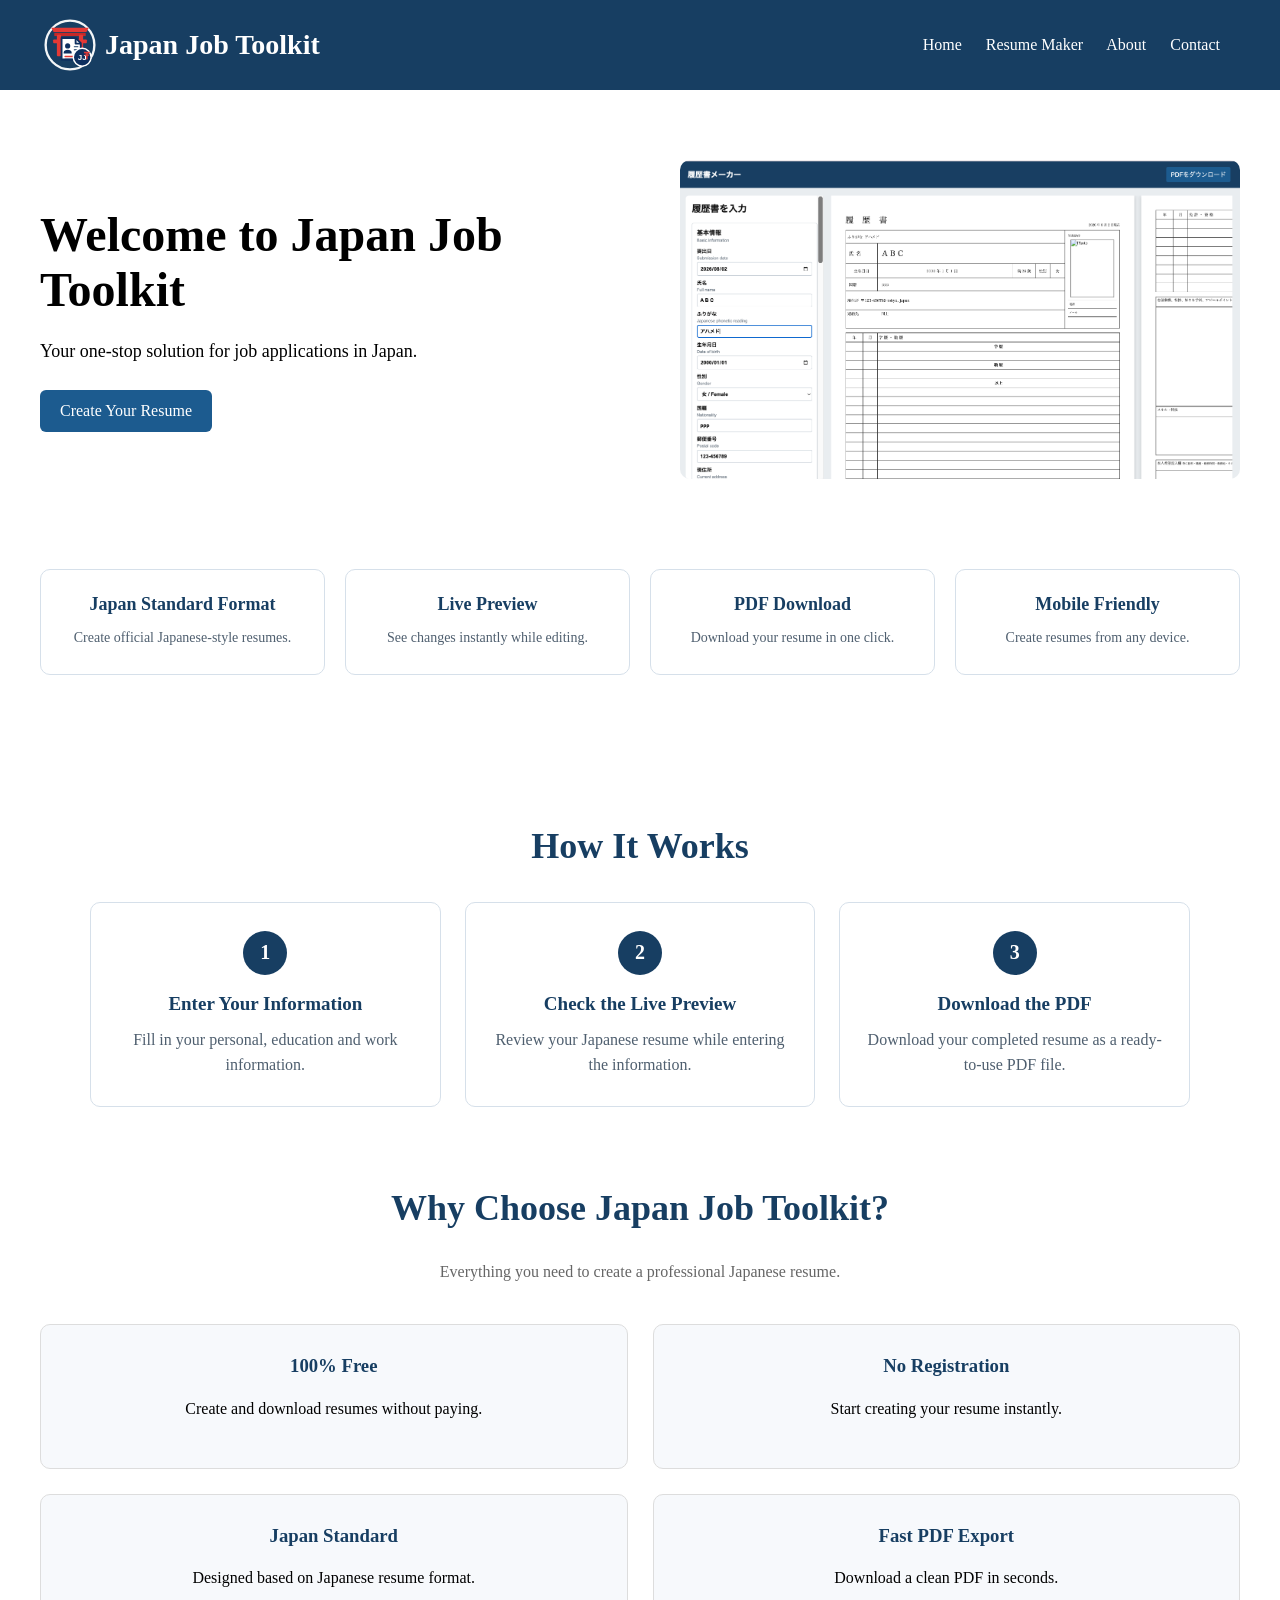
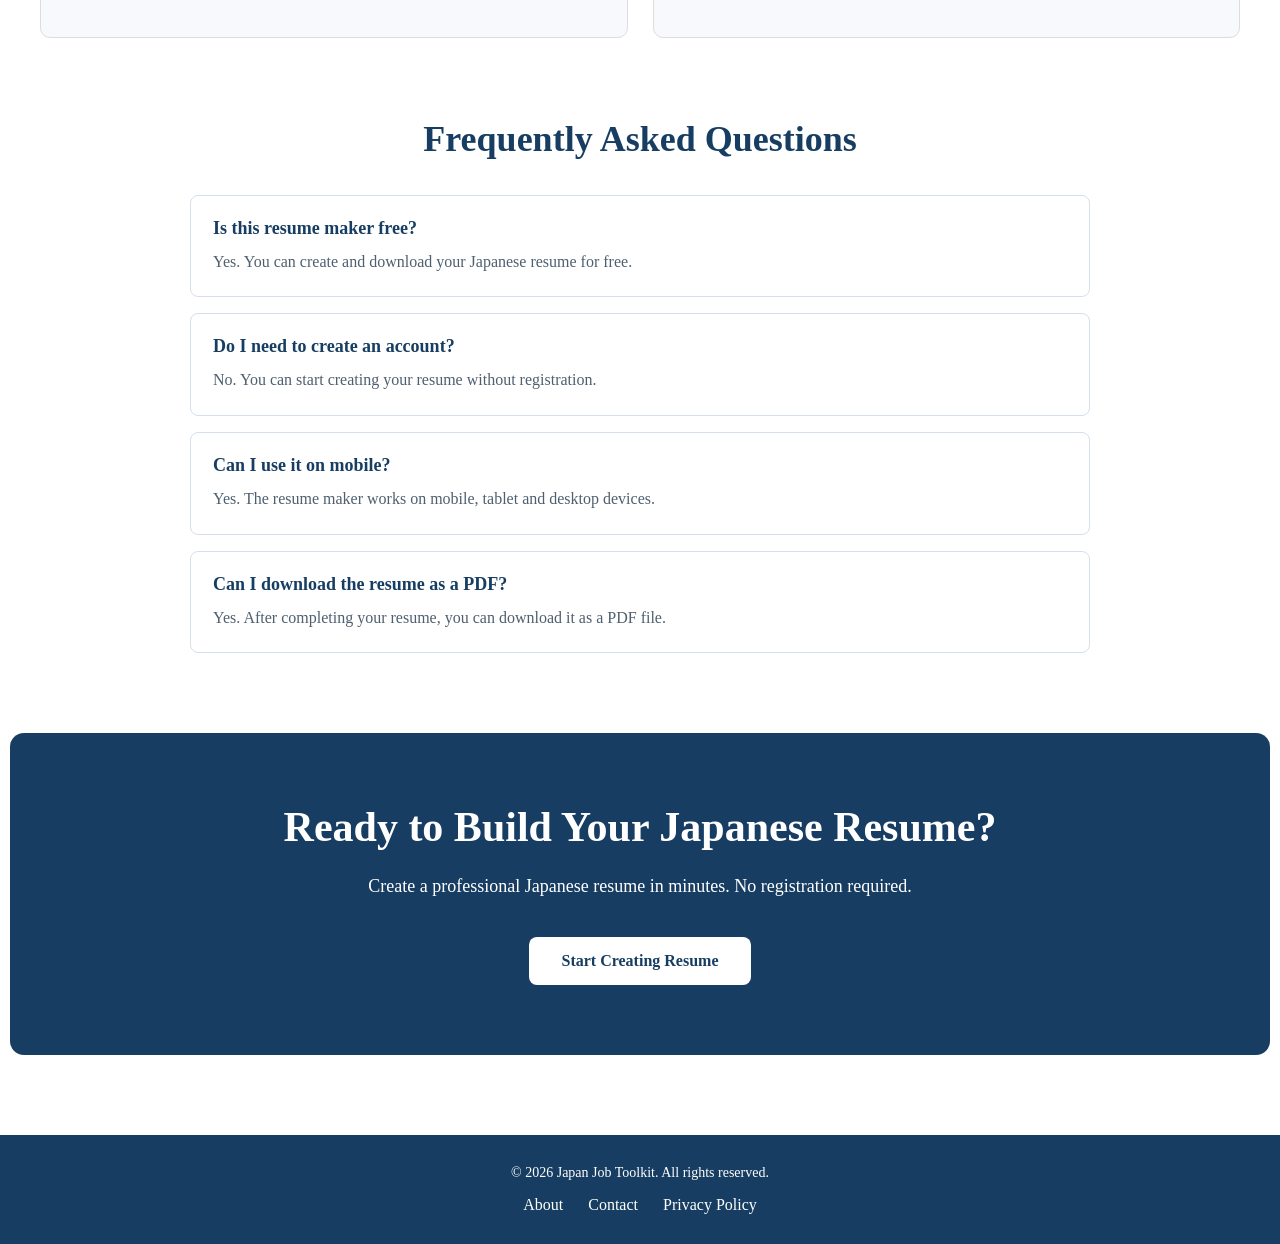
<file: index.html>
<!DOCTYPE html>
<html lang="en">
<head>
    <meta charset="UTF-8">
    <meta name="viewport" content="width=device-width, initial-scale=1.0">
    <meta name="google-site-verification" 
    content="pjGISikGXHgqh4LIW_GxLfVP_ZQ0oFRO013GqthtgCM" />
    <title>Free Japanese Resume Maker | Japan Job Toolkit</title>
    <meta name="description" 
    content="Create a professional Japanese standard resume online for free. 
    Edit with live preview ans download your completed resume as a PDF.">
    <meta name="author"
    content="Japan Job Toolkit">
    <meta name="robots"
    content="index, follow">
    <link rel="stylesheet" href="css/home.css">
    <link rel="icon" type="image/svg+xml" href="images/logo.svg">
</head>

<body>
<header>
  <div class="logo">
    <img src="images/logo.svg" alt="Japan Job Toolkit Logo">
    <h1>Japan Job Toolkit</h1>
  </div>

    <nav>
      <a href="index.html">Home</a>
      <a href="resume.html">Resume Maker</a>
      <a href="about.html">About</a>
      <a href="contact.html">Contact</a>
    </nav>
</header>

<main>
  
  <section class="hero">
    <div class="hero-text">
      <h2>Welcome to Japan Job Toolkit</h2>
      <p>Your one-stop solution for job applications in Japan.</p>
      <a href="resume.html" class="cta-button">Create Your Resume</a>
    </div>
    <div class="hero-image">
      <img src="images/resume-preview.png" alt="Resume Preview">
    </div>
  </section>

  <section class="features">
    <div class="feature-card">
        <h3>Japan Standard Format</h3>
        <p>Create official Japanese-style resumes.</p>
    </div>

    <div class="feature-card">
        <h3>Live Preview</h3>
        <p>See changes instantly while editing.</p>
    </div>

    <div class="feature-card">
        <h3>PDF Download</h3>
        <p>Download your resume in one click.</p>
    </div>

    <div class="feature-card">
        <h3>Mobile Friendly</h3>
        <p>Create resumes from any device.</p>
    </div>
</section>

<section class="how-it-works">
  <h2>How It Works</h2>
  <div class="steps">

    <div class="step-card">
      <span>1</span>
      <h3>Enter Your Information</h3>
      <p>Fill in your personal, education and work information.</p>
    </div>

    <div class="step-card">
      <span>2</span>
      <h3>Check the Live Preview</h3>
      <p>Review your Japanese resume while entering the information.</p>
    </div>

    <div class="step-card">
      <span>3</span>
      <h3>Download the PDF</h3>
      <p>Download your completed resume as a ready-to-use PDF file.</p>
    </div>
  </div>
</section>

<section class="why-us">
    <h2>Why Choose Japan Job Toolkit?</h2>
    <p class="section-description">
        Everything you need to create a professional Japanese resume.
    </p>
    <div class="why-grid">
        <div class="why-card">
            <h3>100% Free</h3>
            <p>Create and download resumes without paying.</p>
        </div>
        <div class="why-card">
            <h3>No Registration</h3>
            <p>Start creating your resume instantly.</p>
        </div>
        <div class="why-card">
            <h3>Japan Standard</h3>
            <p>Designed based on Japanese resume format.</p>
        </div>
        <div class="why-card">
            <h3>Fast PDF Export</h3>
            <p>Download a clean PDF in seconds.</p>
        </div>
    </div>
</section>

<section class="faq">
  <h2>Frequently Asked Questions</h2>
  <div class="faq-item">
    <h3>Is this resume maker free?</h3>
    <p>Yes. You can create and download your Japanese resume for free.</p>
  </div>
  <div class="faq-item">
    <h3>Do I need to create an account?</h3>
    <p>No. You can start creating your resume without registration.</p>
  </div>
  <div class="faq-item">
    <h3>Can I use it on mobile?</h3>
    <p>Yes. The resume maker works on mobile, tablet and desktop devices.</p>
  </div>
  <div class="faq-item">
    <h3>Can I download the resume as a PDF?</h3>
    <p>Yes. After completing your resume, you can download it as a PDF file.</p>
  </div>

</section>

<section class="cta">
    <h2>Ready to Build Your Japanese Resume?</h2>
    <p>
        Create a professional Japanese resume in minutes.
        No registration required.
    </p>
    <a href="resume.html" class="cta-btn">
        Start Creating Resume
    </a>
</section>

</main>
<footer>
  <p>© 2026 Japan Job Toolkit. All rights reserved.</p>

  <div class="footer-links">
    <a href="about.html">About</a>
    <a href="contact.html">Contact</a>
    <a href="privacy.html">Privacy Policy</a>
  </div>
</footer>
</body>
</html>
</file>
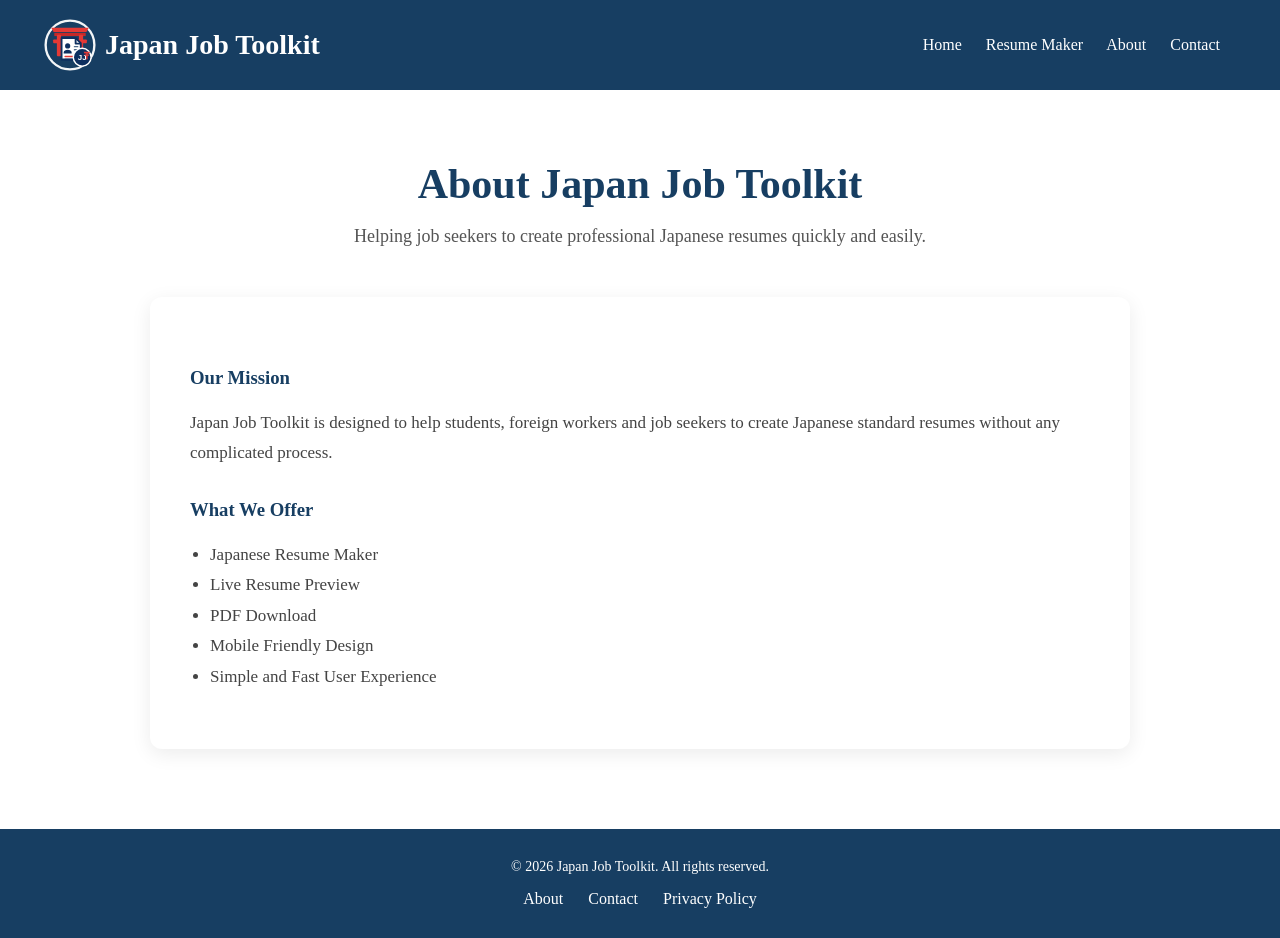
<file: about.html>
<!DOCTYPE html>
<html lang="en">
<head>
    <meta charset="UTF-8">
    <meta name="viewport" content="width=device-width, initial-scale=1.0">
    <title>About Japan Job Toolkit</title>
    <meta name="description" 
    content="Learn about Japan Job Toolkit and our goal is to 
    simplify Japanese job application documents for international job seekers.">
    <meta name="robots" content="index, follow">
    <link rel="stylesheet" href="css/home.css">
    <link rel="icon" type="image/svg+xml" href="images/logo.svg">
</head>

<body>
<header>
  <div class="logo">
    <img src="images/logo.svg" alt="Japan Job Toolkit Logo">
    <h1>Japan Job Toolkit</h1>
  </div>

    <nav>
      <a href="index.html">Home</a>
      <a href="resume.html">Resume Maker</a>
      <a href="about.html">About</a>
      <a href="contact.html">Contact</a>
    </nav>
</header>

<main>
<section class="page-header">
    <h2>About Japan Job Toolkit</h2>
    <p>Helping job seekers to create professional Japanese resumes quickly and easily.</p>
</section>

<section class="about-content">
    <h3>Our Mission</h3>
    <p>
        Japan Job Toolkit is designed to help students, foreign workers and job seekers to
        create Japanese standard resumes without any complicated process.
    </p>

    <h3>What We Offer</h3>
    <ul>
        <li>Japanese Resume Maker</li>
        <li>Live Resume Preview</li>
        <li>PDF Download</li>
        <li>Mobile Friendly Design</li>
        <li>Simple and Fast User Experience</li>
    </ul>
</section>

</main>

<footer>
  <p>© 2026 Japan Job Toolkit. All rights reserved.</p>

  <div class="footer-links">
    <a href="about.html">About</a>
    <a href="contact.html">Contact</a>
    <a href="privacy.html">Privacy Policy</a>
  </div>
</footer>
</body>
</html>
</file>
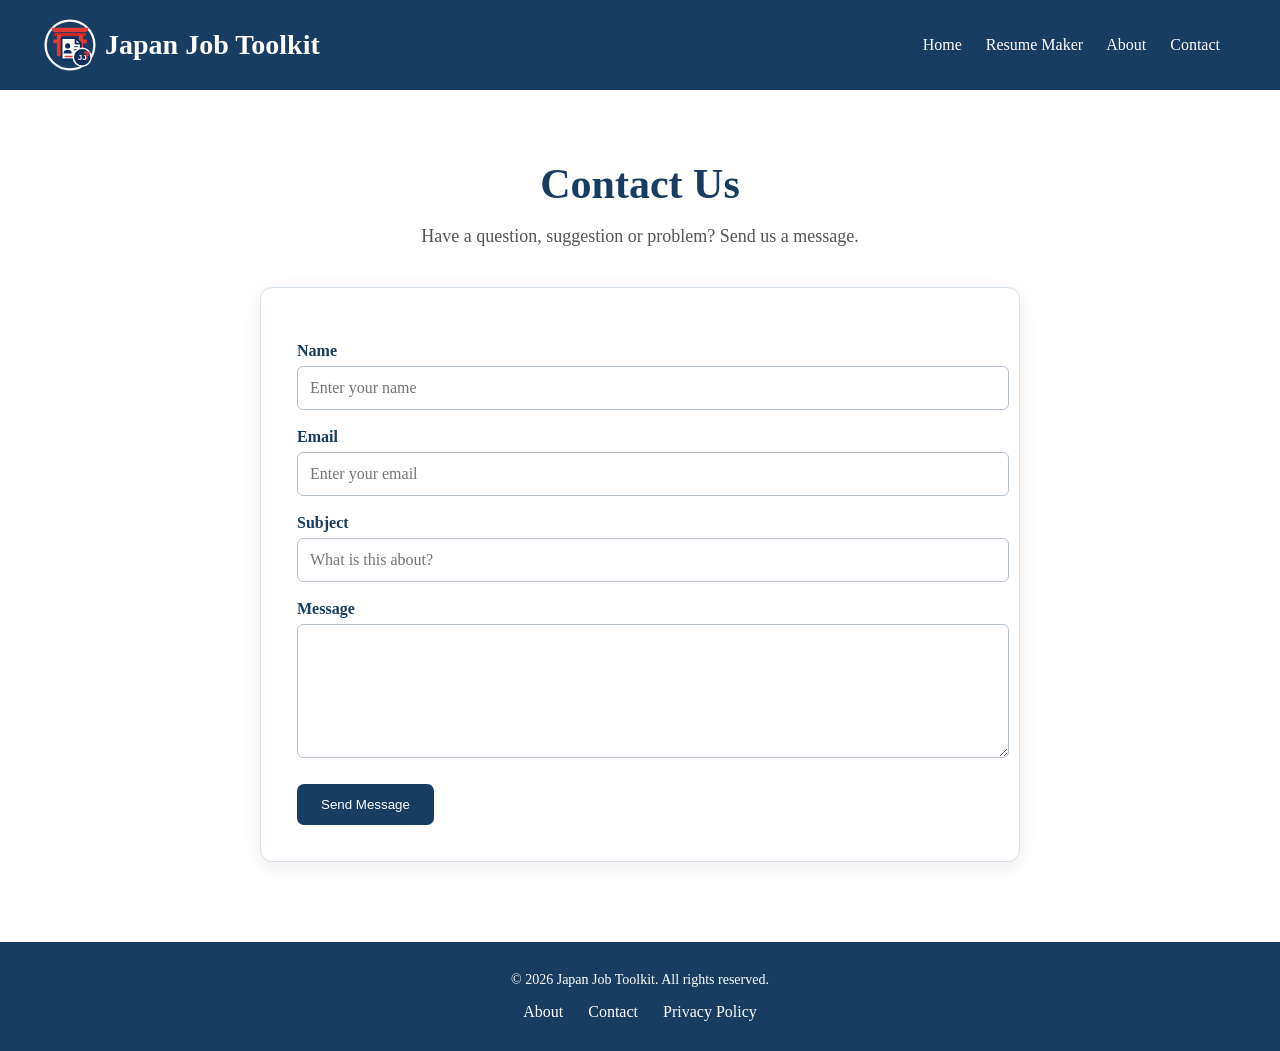
<file: contact.html>
<!DOCTYPE html>
<html lang="en">
<head>
    <meta charset="UTF-8">
    <meta name="viewport" content="width=device-width, initial-scale=1.0">
    <title>Contact Japan Job Toolkit</title>
    <meta name="description" 
    content="ContactJapan Job Toolkit for questions,
    suggestions, feedback or technical support.">
    <meta name="robots" content="index, follow">
    <link rel="stylesheet" href="css/home.css">
    <link rel="icon" type="image/svg+xml" href="images/logo.svg">
</head>

<body>
<header>
  <div class="logo">
    <img src="images/logo.svg" alt="Japan Job Toolkit Logo">
    <h1>Japan Job Toolkit</h1>
  </div>

    <nav>
      <a href="index.html">Home</a>
      <a href="resume.html">Resume Maker</a>
      <a href="about.html">About</a>
      <a href="contact.html">Contact</a>
    </nav>
</header>

<main>
  <section class="page-header">
    <h2>Contact Us</h2>
    <p>
      Have a question, suggestion or problem?
      Send us a message.
    </p>
  </section>
  <section class="contact-section">
    <form class="contact-form"
    action="https://formspree.io/f/xjybboog"
    method="POST">
      <label for="contactName">Name</label>
      <input
        id="contactName"
        name="name"
        type="text"
        placeholder="Enter your name"
        required>

      <label for="contactEmail">Email</label>
      <input
        id="contactEmail"
        name="email"
        type="email"
        placeholder="Enter your email"
        required>

      <label for="contactSubject">Subject</label>
      <input
        id="contactSubject"
        name="subject"
        type="text"
        placeholder="What is this about?"
        required>

      <label for="contactMessage">Message</label>
      <textarea
        id="contactMessage"
        name="message"
        rows="6"
        placeholder="Write your message"
        required>
    </textarea>
      <button type="submit">Send Message</button>
    </form>
  </section>
</main>


<footer>
  <p>© 2026 Japan Job Toolkit. All rights reserved.</p>

  <div class="footer-links">
    <a href="about.html">About</a>
    <a href="contact.html">Contact</a>
    <a href="privacy.html">Privacy Policy</a>
  </div>
</footer>
</body>
</html>
</file>
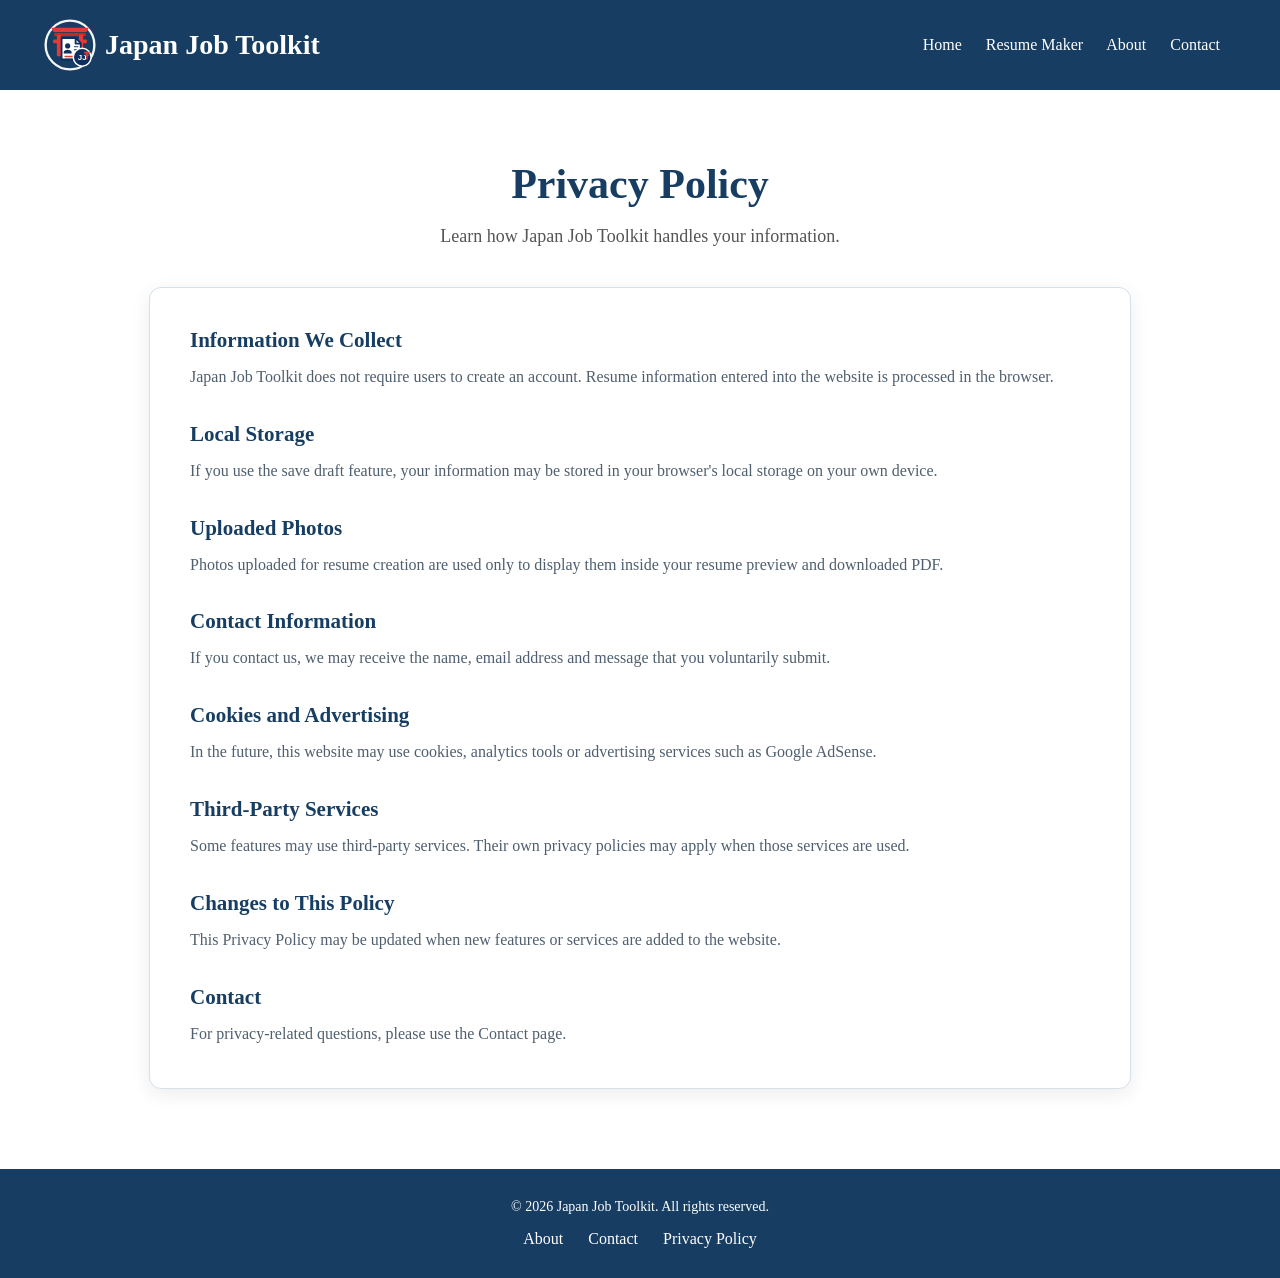
<file: privacy.html>
<!DOCTYPE html>
<html lang="en">
<head>
    <meta charset="UTF-8">
    <meta name="viewport" content="width=device-width, initial-scale=1.0">
    <title>Privacy Policy | Japan Job Toolkit</title>
    <meta name="description"
    content="Read the Japan Job Toolkit privacy policy and learn how resume data,
    local storage, uploaded photos and contact messages are handled.">
    <meta name="robots" content="index, follow">
    <link rel="stylesheet" href="css/home.css">
    <link rel="icon" type="image/svg+xml" href="images/logo.svg">
</head>

<body>
<header>
  <div class="logo">
    <img src="images/logo.svg" alt="Japan Job Toolkit Logo">
    <h1>Japan Job Toolkit</h1>
  </div>

    <nav>
      <a href="index.html">Home</a>
      <a href="resume.html">Resume Maker</a>
      <a href="about.html">About</a>
      <a href="contact.html">Contact</a>
    </nav>
</header>

<main>

  <section class="page-header">
    <h2>Privacy Policy</h2>

    <p>
      Learn how Japan Job Toolkit handles your information.
    </p>
  </section>

  <section class="privacy-content">
    <h3>Information We Collect</h3>
    <p>
      Japan Job Toolkit does not require users to create an account.
      Resume information entered into the website is processed in the browser.
    </p>
    <h3>Local Storage</h3>
    <p>
      If you use the save draft feature, your information may be stored
      in your browser's local storage on your own device.
    </p>
    <h3>Uploaded Photos</h3>
    <p>
      Photos uploaded for resume creation are used only to display them
      inside your resume preview and downloaded PDF.
    </p>
    <h3>Contact Information</h3>
    <p>
      If you contact us, we may receive the name, email address and message
      that you voluntarily submit.
    </p>
    <h3>Cookies and Advertising</h3>
    <p>
      In the future, this website may use cookies, analytics tools or
      advertising services such as Google AdSense.
    </p>
    <h3>Third-Party Services</h3>
    <p>
      Some features may use third-party services. Their own privacy policies
      may apply when those services are used.
    </p>
    <h3>Changes to This Policy</h3>
    <p>
      This Privacy Policy may be updated when new features or services
      are added to the website.
    </p>
    <h3>Contact</h3>
    <p>
      For privacy-related questions, please use the Contact page.
    </p>
  </section>
</main>

<footer>
  <p>© 2026 Japan Job Toolkit. All rights reserved.</p>

  <div class="footer-links">
    <a href="about.html">About</a>
    <a href="contact.html">Contact</a>
    <a href="privacy.html">Privacy Policy</a>
  </div>
</footer>
</body>
</html>
</file>
<file: css/home.css>
body{
    margin: 0;
}
header{
    display: flex;
    justify-content: space-between;
    align-items: center;
    background: #173e62;
    padding: 15px 40px;
}
/* Logo Section */
.logo h1{
    margin: 0;
    color: white;
    font-size: 28px;
}
.logo{
    display: flex;
    align-items: center;
    gap: 5px;
}
.logo img{
    width: 60px;
    height: 60px;
    object-fit: contain;
    display: block;
}

nav a{
    color: white;
    text-decoration: none;
    margin-right: 20px;
}
/* Hero Section */

.hero {
  display: flex;
  align-items: center;
  justify-content: space-between;
  gap: 40px;
  max-width: 1200px;
  margin: 0 auto;
  padding: 70px 40px;
}

.hero-text {
  flex: 1;
}

.hero-text h2 {
  margin-top: 0;
  margin-bottom: 20px;
  font-size: 48px;
  line-height: 1.15;
}

.hero-text p {
  margin-bottom: 24px;
  font-size: 18px;
  line-height: 1.6;
}

.hero-text a {
  display: inline-block;
  padding: 12px 20px;
  color: white;
  text-decoration: none;
  border-radius: 6px;
  background: #1c5b8f;
}

.hero-image {
  flex: 1;
}

.hero-image img {
  display: block;
  width: 100%;
  max-width: 560px;
  height: auto;
  margin-left: auto;
  border-radius: 10px;
}
/* Features Section */
.features {
  display: grid;
  grid-template-columns: repeat(4, 1fr);
  gap: 20px;
  max-width: 1200px;
  margin: 0 auto;
  padding: 20px 40px 70px;
}

.feature-card {
  padding: 24px;
  text-align: center;
  border: 1px solid #d6e0ea;
  border-radius: 10px;
  background: #ffffff;
}

.feature-card h3 {
  margin-top: 0;
  margin-bottom: 12px;
  color: #173e62;
  font-size: 18px;
}

.feature-card p {
  margin: 0;
  color: #4f5f6f;
  font-size: 14px;
  line-height: 1.6;
}

/* Mobile Responsiveness */
@media screen and (max-width: 768px) {

  header {
    padding: 16px;
  }

  nav {
    display: flex;
    flex-wrap: wrap;
    gap: 12px;
  }

  nav a {
    margin-right: 0;
  }

  .hero {
    flex-direction: column;
    padding: 40px 20px;
    text-align: center;
  }

  .hero-text h2 {
    font-size: 36px;
  }

  .hero-text p {
    font-size: 16px;
  }

  .hero-image img {
    max-width: 100%;
    margin: 0 auto;
  }

  .features {
    grid-template-columns: repeat(2, 1fr);
    padding: 20px;
  }
  .steps {
    grid-template-columns: 1fr;
  }
  .how-it-works {
    padding: 0 20px;
  }
}

@media screen and (max-width: 480px) {

  .hero-text h2 {
    font-size: 30px;
  }

  .features {
    grid-template-columns: 1fr;
  }
}

/* How It Works Section */
.how-it-works {
  max-width: 1100px;
  margin: 80px auto;
  padding: 0 40px;
  text-align: center;
}

.how-it-works h2 {
  margin-bottom: 35px;
  color: #173e62;
  font-size: 36px;
}

.steps {
  display: grid;
  grid-template-columns: repeat(3, 1fr);
  gap: 24px;
}

.step-card {
  padding: 28px 22px;
  border: 1px solid #d6e0ea;
  border-radius: 10px;
  background: #ffffff;
}

.step-card span {
  display: flex;
  align-items: center;
  justify-content: center;
  width: 44px;
  height: 44px;
  margin: 0 auto 18px;
  border-radius: 50%;
  color: white;
  background: #173e62;
  font-size: 20px;
  font-weight: bold;
}

.step-card h3 {
  margin: 0 0 12px;
  color: #173e62;
  font-size: 19px;
}

.step-card p {
  margin: 0;
  color: #4f5f6f;
  line-height: 1.6;
}

/* Why Choose us section */
.why-us{
    max-width:1200px;
    margin:80px auto;
    padding:0 40px;
    text-align:center;
}

.why-us h2{
    font-size:36px;
    color:#173e62;
}

.section-description{
    margin:15px auto 40px;
    max-width:650px;
    color:#666;
    line-height:1.6;
}

.why-grid{
    display:grid;
    grid-template-columns:repeat(2,1fr);
    gap:25px;
}

.why-card{
    padding:30px;
    border-radius:10px;
    background:#f7f9fc;
    border:1px solid #ddd;
}

.why-card h3{
    margin-top:0;
    color:#173e62;
}

.why-card p{
    line-height:1.6;
}

/* FAQ Section */

.faq {
  max-width: 900px;
  margin: 80px auto;
  padding: 0 40px;
}

.faq h2 {
  margin-bottom: 35px;
  color: #173e62;
  font-size: 36px;
  text-align: center;
}

.faq-item {
  margin-bottom: 16px;
  padding: 22px;
  border: 1px solid #d6e0ea;
  border-radius: 8px;
  background: #ffffff;
}

.faq-item h3 {
  margin: 0 0 10px;
  color: #173e62;
  font-size: 18px;
}

.faq-item p {
  margin: 0;
  color: #4f5f6f;
  line-height: 1.6;
}


/* Footer Section */
footer {
  margin-top: 60px;
  padding: 30px 20px;
  text-align: center;
  color: white;
  background: #173e62;
}

footer p {
  margin: 0 0 15px;
  font-size: 14px;
}

.footer-links {
  display: flex;
  justify-content: center;
  gap: 25px;
  flex-wrap: wrap;
}

.footer-links a {
  color: white;
  text-decoration: none;
  transition: 0.3s;
}

.footer-links a:hover {
  color: #ffd54f;
}

/* Call to Action Section */

.cta{
    max-width:1200px;
    margin:80px auto;
    padding:70px 30px;
    text-align:center;
    border-radius:14px;
    background:#173e62;
    color:white;
}

.cta h2{
    margin:0;
    font-size:42px;
}

.cta p{
    margin:20px auto 35px;
    max-width:650px;
    font-size:18px;
    line-height:1.7;
}

.cta-btn{
    display:inline-block;
    padding:15px 32px;
    border-radius:8px;
    background:white;
    color:#173e62;
    font-weight:bold;
    text-decoration:none;
    transition:.3s;
}

.cta-btn:hover{
    background:#f0f0f0;
    transform:translateY(-3px);

}

/* About Page Styles */
.page-header{
    max-width:1000px;
    margin:70px auto 30px;
    text-align:center;
    padding:0 20px;
}

.page-header h2{
    font-size:42px;
    color:#173e62;
    margin-bottom:15px;
}

.page-header p{
    font-size:18px;
    color:#555;
}

.about-content{
    max-width:900px;
    margin:50px auto 80px;
    padding:40px;
    background:#fff;
    border-radius:12px;
    box-shadow:0 5px 20px rgba(0,0,0,.08);
}

.about-content h3{
    color:#173e62;
    margin-top:30px;
}

.about-content p,
.about-content li{
    line-height:1.8;
    color:#444;
    font-size:17px;
}

.about-content ul{
    padding-left:20px;
}

/* Contact Page Styles */
.contact-section {
  max-width: 760px;
  margin: 40px auto 80px;
  padding: 0 20px;
}

.contact-form {
  padding: 36px;
  border: 1px solid #d6e0ea;
  border-radius: 12px;
  background: #ffffff;
  box-shadow: 0 5px 20px rgba(0, 0, 0, 0.08);
}

.contact-form label {
  display: block;
  margin: 18px 0 6px;
  color: #173e62;
  font-weight: bold;
}

.contact-form input,
.contact-form textarea {
  width: 100%;
  padding: 12px;
  border: 1px solid #b7c1cb;
  border-radius: 6px;
  font: inherit;
}

.contact-form textarea {
  resize: vertical;
}

.contact-form button {
  margin-top: 22px;
  padding: 13px 24px;
  border: 0;
  border-radius: 7px;
  color: #ffffff;
  background: #173e62;
  cursor: pointer;
}

.contact-form button:hover {
  background: #0f2f4c;
}

/* privacy page styles */
.privacy-content {
  max-width: 900px;
  margin: 40px auto 80px;
  padding: 40px;
  border: 1px solid #d6e0ea;
  border-radius: 12px;
  background: #ffffff;
  box-shadow: 0 5px 20px rgba(0, 0, 0, 0.08);
}

.privacy-content h3 {
  margin: 30px 0 10px;
  color: #173e62;
  font-size: 21px;
}

.privacy-content h3:first-child {
  margin-top: 0;
}

.privacy-content p {
  margin: 0;
  color: #4f5f6f;
  font-size: 16px;
  line-height: 1.8;
}

@media screen and (max-width: 768px) {
  .privacy-content {
    margin: 30px 20px 60px;
    padding: 25px;
  }
}
</file>
